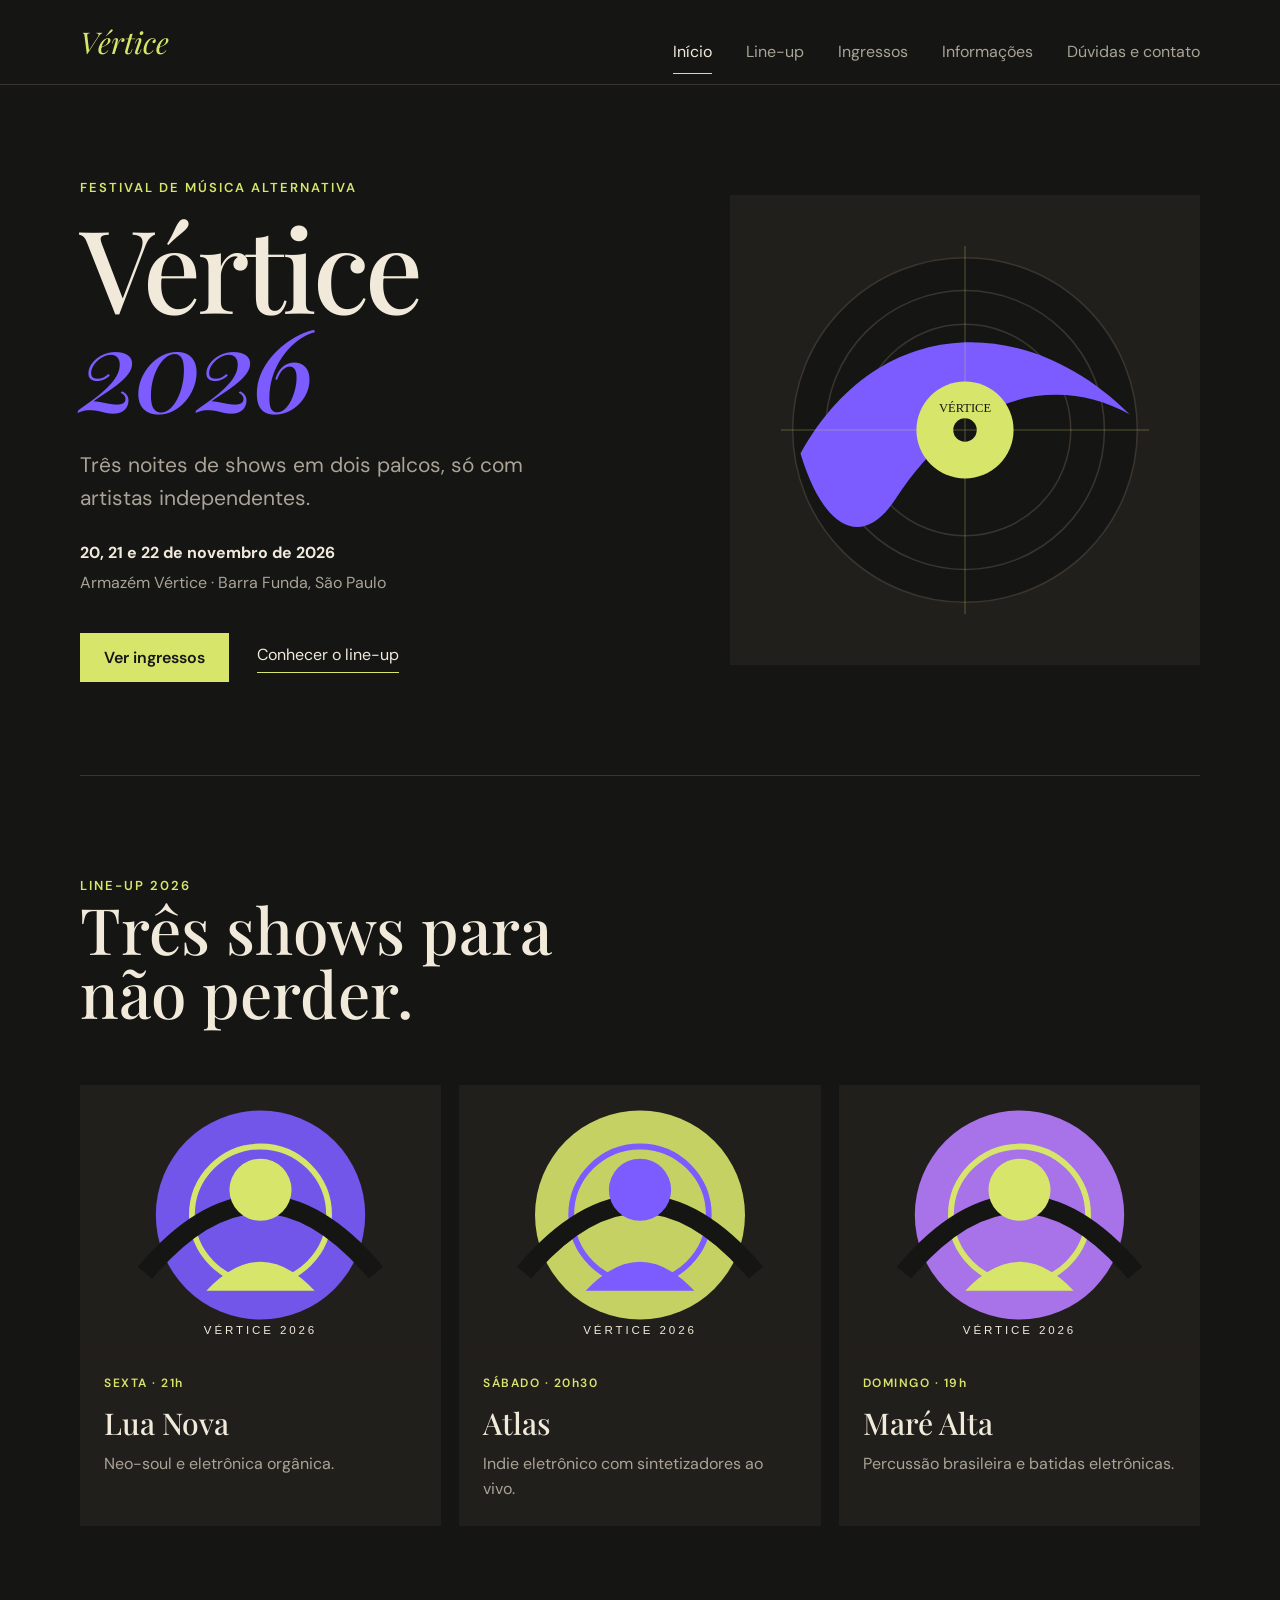
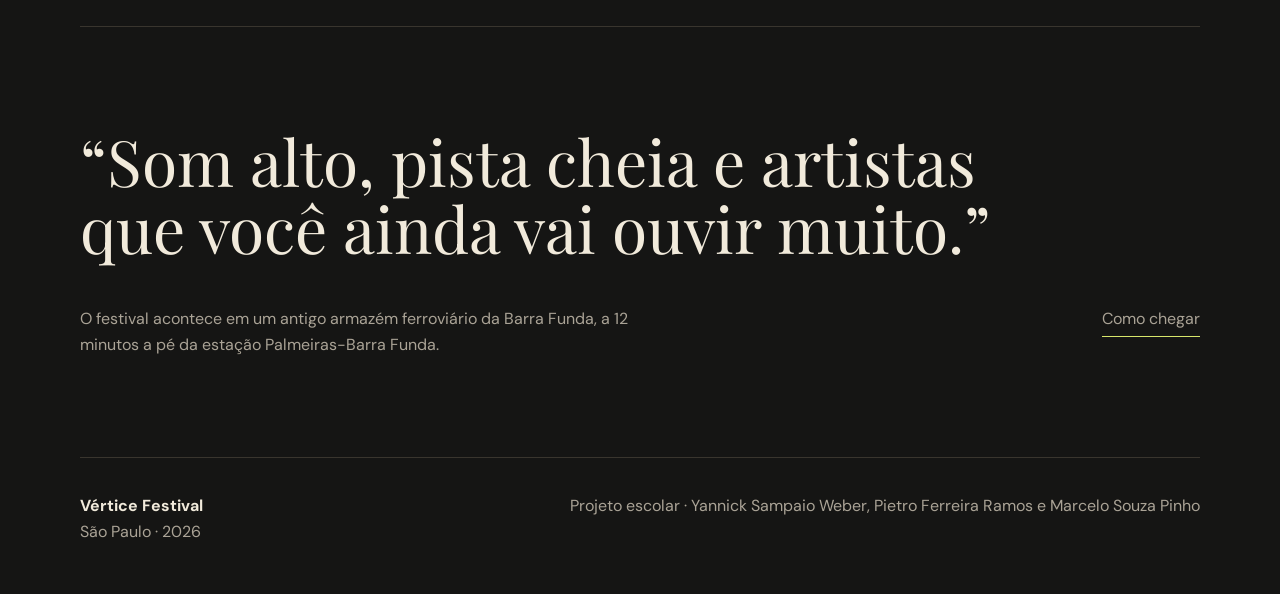
<file: index.html>
<!DOCTYPE html>
<html lang="pt-BR">
<head>
    <meta charset="UTF-8">
    <meta name="viewport" content="width=device-width, initial-scale=1.0">
    <title>Vértice Festival 2026</title>
    <link rel="stylesheet" href="style.css">
</head>
<body>
<header class="header">
    <div class="header-inner">
        <a class="logo" href="index.html">Vértice</a>
        <nav class="menu">
            <a class="active" href="index.html">Início</a>
            <a href="pages/lineup.html">Line-up</a>
            <a href="pages/ingressos.html">Ingressos</a>
            <a href="pages/informacoes.html">Informações</a>
            <a href="pages/faq.html">Dúvidas e contato</a>
        </nav>
    </div>
</header>

<main>
    <section class="hero">
        <div class="hero-content">
            <p class="eyebrow">Festival de música alternativa</p>
            <h1>Vértice<br><span>2026</span></h1>
            <p class="hero-text">Três noites de shows em dois palcos, só com artistas independentes.</p>
            <div class="event-data">
                <strong>20, 21 e 22 de novembro de 2026</strong>
                <span>Armazém Vértice · Barra Funda, São Paulo</span>
            </div>
            <div class="buttons">
                <a class="button" href="pages/ingressos.html">Ver ingressos</a>
                <a class="text-link" href="pages/lineup.html">Conhecer o line-up</a>
            </div>
        </div>
        <div class="hero-art">
            <img src="img/hero.svg" alt="Arte abstrata do Vértice Festival">
        </div>
    </section>

    <section class="featured section">
        <div class="section-heading">
            <p class="eyebrow">Line-up 2026</p>
            <h2>Três shows para<br>não perder.</h2>
        </div>
        <div class="artist-feature-grid">
            <article class="feature-card">
                <img src="img/artista-1.svg" alt="Arte de Lua Nova">
                <div>
                    <span>SEXTA · 21h</span>
                    <h3>Lua Nova</h3>
                    <p>Neo-soul e eletrônica orgânica.</p>
                </div>
            </article>
            <article class="feature-card">
                <img src="img/artista-2.svg" alt="Arte de Atlas">
                <div>
                    <span>SÁBADO · 20h30</span>
                    <h3>Atlas</h3>
                    <p>Indie eletrônico com sintetizadores ao vivo.</p>
                </div>
            </article>
            <article class="feature-card">
                <img src="img/artista-3.svg" alt="Arte de Maré Alta">
                <div>
                    <span>DOMINGO · 19h</span>
                    <h3>Maré Alta</h3>
                    <p>Percussão brasileira e batidas eletrônicas.</p>
                </div>
            </article>
        </div>
    </section>

    <section class="manifesto section">
        <p class="big-quote">“Som alto, pista cheia e artistas que você ainda vai ouvir muito.”</p>
        <div class="manifesto-grid">
            <p>O festival acontece em um antigo armazém ferroviário da Barra Funda, a 12 minutos a pé da estação Palmeiras-Barra Funda.</p>
            <a class="text-link" href="pages/informacoes.html">Como chegar</a>
        </div>
    </section>
</main>

<footer class="footer">
    <div>
        <strong>Vértice Festival</strong>
        <span>São Paulo · 2026</span>
    </div>
    <p>Projeto escolar · Yannick Sampaio Weber, Pietro Ferreira Ramos e Marcelo Souza Pinho</p>
</footer>
</body>
</html>
</file>
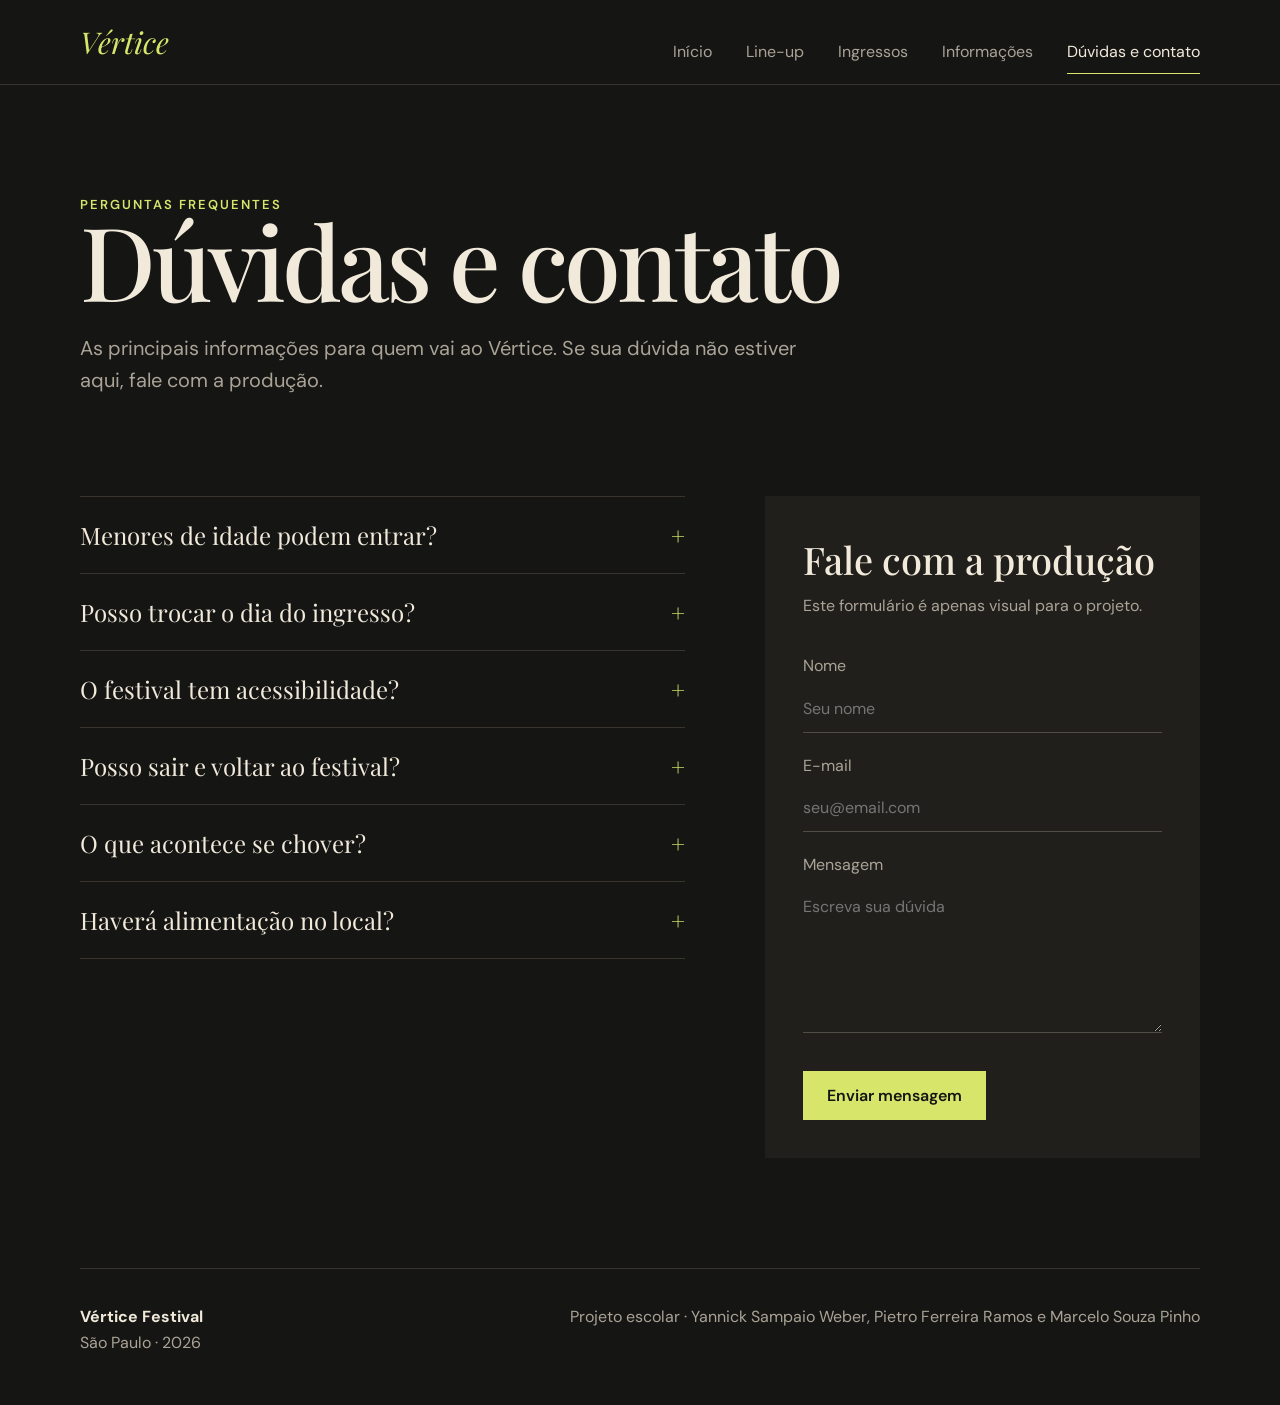
<file: pages/faq.html>
<!DOCTYPE html>
<html lang="pt-BR">
<head>
    <meta charset="UTF-8">
    <meta name="viewport" content="width=device-width, initial-scale=1.0">
    <title>Dúvidas e contato · Vértice Festival</title>
    <link rel="stylesheet" href="faq.css">
</head>
<body>
<header class="header">
    <div class="header-inner">
        <a class="logo" href="../index.html">Vértice</a>
        <nav class="menu">
            <a href="../index.html">Início</a>
            <a href="lineup.html">Line-up</a>
            <a href="ingressos.html">Ingressos</a>
            <a href="informacoes.html">Informações</a>
            <a class="active" href="faq.html">Dúvidas e contato</a>
        </nav>
    </div>
</header>

<main class="page">
    <section class="page-intro">
        <p class="eyebrow">Perguntas frequentes</p>
        <h1>Dúvidas e contato</h1>
        <p>As principais informações para quem vai ao Vértice. Se sua dúvida não estiver aqui, fale com a produção.</p>
    </section>

    <section class="faq-grid">
        <div class="questions">
            <details>
                <summary>Menores de idade podem entrar?</summary>
                <p>Sim. Menores de 16 anos devem estar acompanhados por um responsável.</p>
            </details>
            <details>
                <summary>Posso trocar o dia do ingresso?</summary>
                <p>Não. Depois da compra, o ingresso diário fica vinculado ao dia escolhido.</p>
            </details>
            <details>
                <summary>O festival tem acessibilidade?</summary>
                <p>Sim. O espaço tem rampas, banheiros adaptados e uma área reservada perto do Palco Norte.</p>
            </details>
            <details>
                <summary>Posso sair e voltar ao festival?</summary>
                <p>Sim, no mesmo dia. É só mostrar a pulseira na entrada.</p>
            </details>
            <details>
                <summary>O que acontece se chover?</summary>
                <p>O festival continua. O Galpão é coberto e, se algum horário mudar, avisamos aqui no site.</p>
            </details>
            <details>
                <summary>Haverá alimentação no local?</summary>
                <p>Sim. Vai ter food trucks e bar nos três dias, com opções vegetarianas.</p>
            </details>
        </div>

        <form class="contact-form">
            <h2>Fale com a produção</h2>
            <p>Este formulário é apenas visual para o projeto.</p>
            <label for="nome">Nome</label>
            <input id="nome" type="text" placeholder="Seu nome">
            <label for="email">E-mail</label>
            <input id="email" type="email" placeholder="seu@email.com">
            <label for="mensagem">Mensagem</label>
            <textarea id="mensagem" rows="5" placeholder="Escreva sua dúvida"></textarea>
            <button class="button" type="submit">Enviar mensagem</button>
        </form>
    </section>
</main>

<footer class="footer">
    <div><strong>Vértice Festival</strong><span>São Paulo · 2026</span></div>
    <p>Projeto escolar · Yannick Sampaio Weber, Pietro Ferreira Ramos e Marcelo Souza Pinho</p>
</footer>
</body>
</html>
</file>
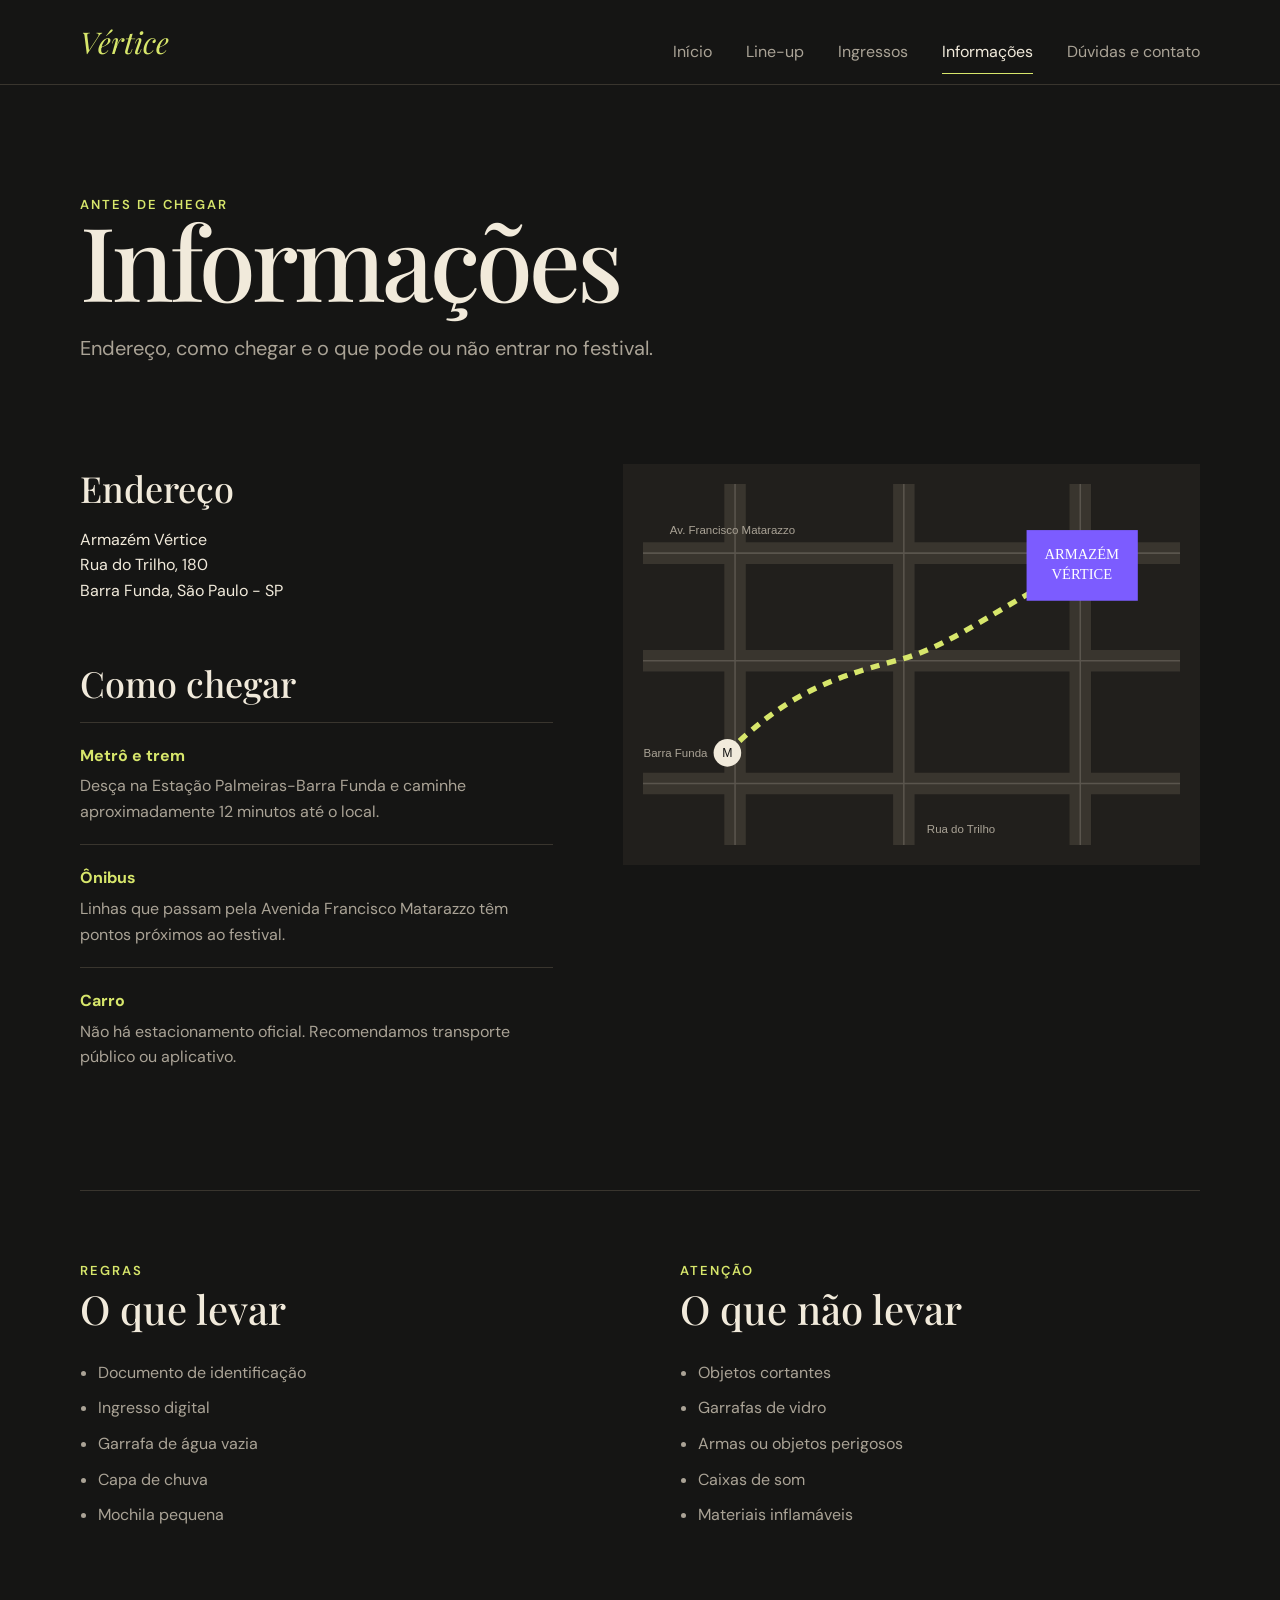
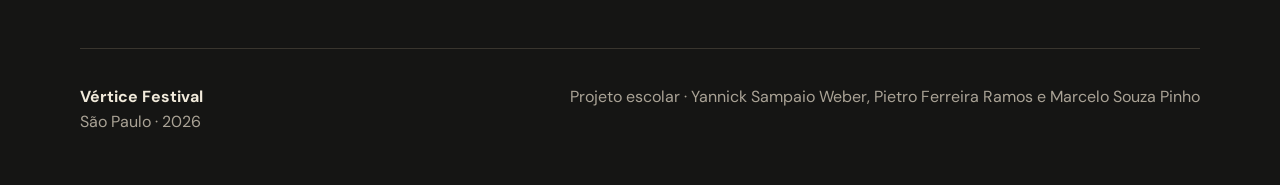
<file: pages/informacoes.html>
<!DOCTYPE html>
<html lang="pt-BR">
<head>
    <meta charset="UTF-8">
    <meta name="viewport" content="width=device-width, initial-scale=1.0">
    <title>Informações · Vértice Festival</title>
    <link rel="stylesheet" href="informacoes.css">
</head>
<body>
<header class="header">
    <div class="header-inner">
        <a class="logo" href="../index.html">Vértice</a>
        <nav class="menu">
            <a href="../index.html">Início</a>
            <a href="lineup.html">Line-up</a>
            <a href="ingressos.html">Ingressos</a>
            <a class="active" href="informacoes.html">Informações</a>
            <a href="faq.html">Dúvidas e contato</a>
        </nav>
    </div>
</header>

<main class="page">
    <section class="page-intro">
        <p class="eyebrow">Antes de chegar</p>
        <h1>Informações</h1>
        <p>Endereço, como chegar e o que pode ou não entrar no festival.</p>
    </section>

    <section class="info-grid">
        <div class="info-content">
            <h2>Endereço</h2>
            <p>Armazém Vértice<br>Rua do Trilho, 180<br>Barra Funda, São Paulo - SP</p>

            <h2>Como chegar</h2>
            <div class="transport">
                <strong>Metrô e trem</strong>
                <p>Desça na Estação Palmeiras-Barra Funda e caminhe aproximadamente 12 minutos até o local.</p>
            </div>
            <div class="transport">
                <strong>Ônibus</strong>
                <p>Linhas que passam pela Avenida Francisco Matarazzo têm pontos próximos ao festival.</p>
            </div>
            <div class="transport">
                <strong>Carro</strong>
                <p>Não há estacionamento oficial. Recomendamos transporte público ou aplicativo.</p>
            </div>
        </div>
        <div class="map-box">
            <img src="../img/mapa.svg" alt="Mapa ilustrado da região do Armazém Vértice">
        </div>
    </section>

    <section class="rules">
        <div>
            <p class="eyebrow">Regras</p>
            <h2>O que levar</h2>
            <ul>
                <li>Documento de identificação</li>
                <li>Ingresso digital</li>
                <li>Garrafa de água vazia</li>
                <li>Capa de chuva</li>
                <li>Mochila pequena</li>
            </ul>
        </div>
        <div>
            <p class="eyebrow">Atenção</p>
            <h2>O que não levar</h2>
            <ul>
                <li>Objetos cortantes</li>
                <li>Garrafas de vidro</li>
                <li>Armas ou objetos perigosos</li>
                <li>Caixas de som</li>
                <li>Materiais inflamáveis</li>
            </ul>
        </div>
    </section>
</main>

<footer class="footer">
    <div><strong>Vértice Festival</strong><span>São Paulo · 2026</span></div>
    <p>Projeto escolar · Yannick Sampaio Weber, Pietro Ferreira Ramos e Marcelo Souza Pinho</p>
</footer>
</body>
</html>
</file>
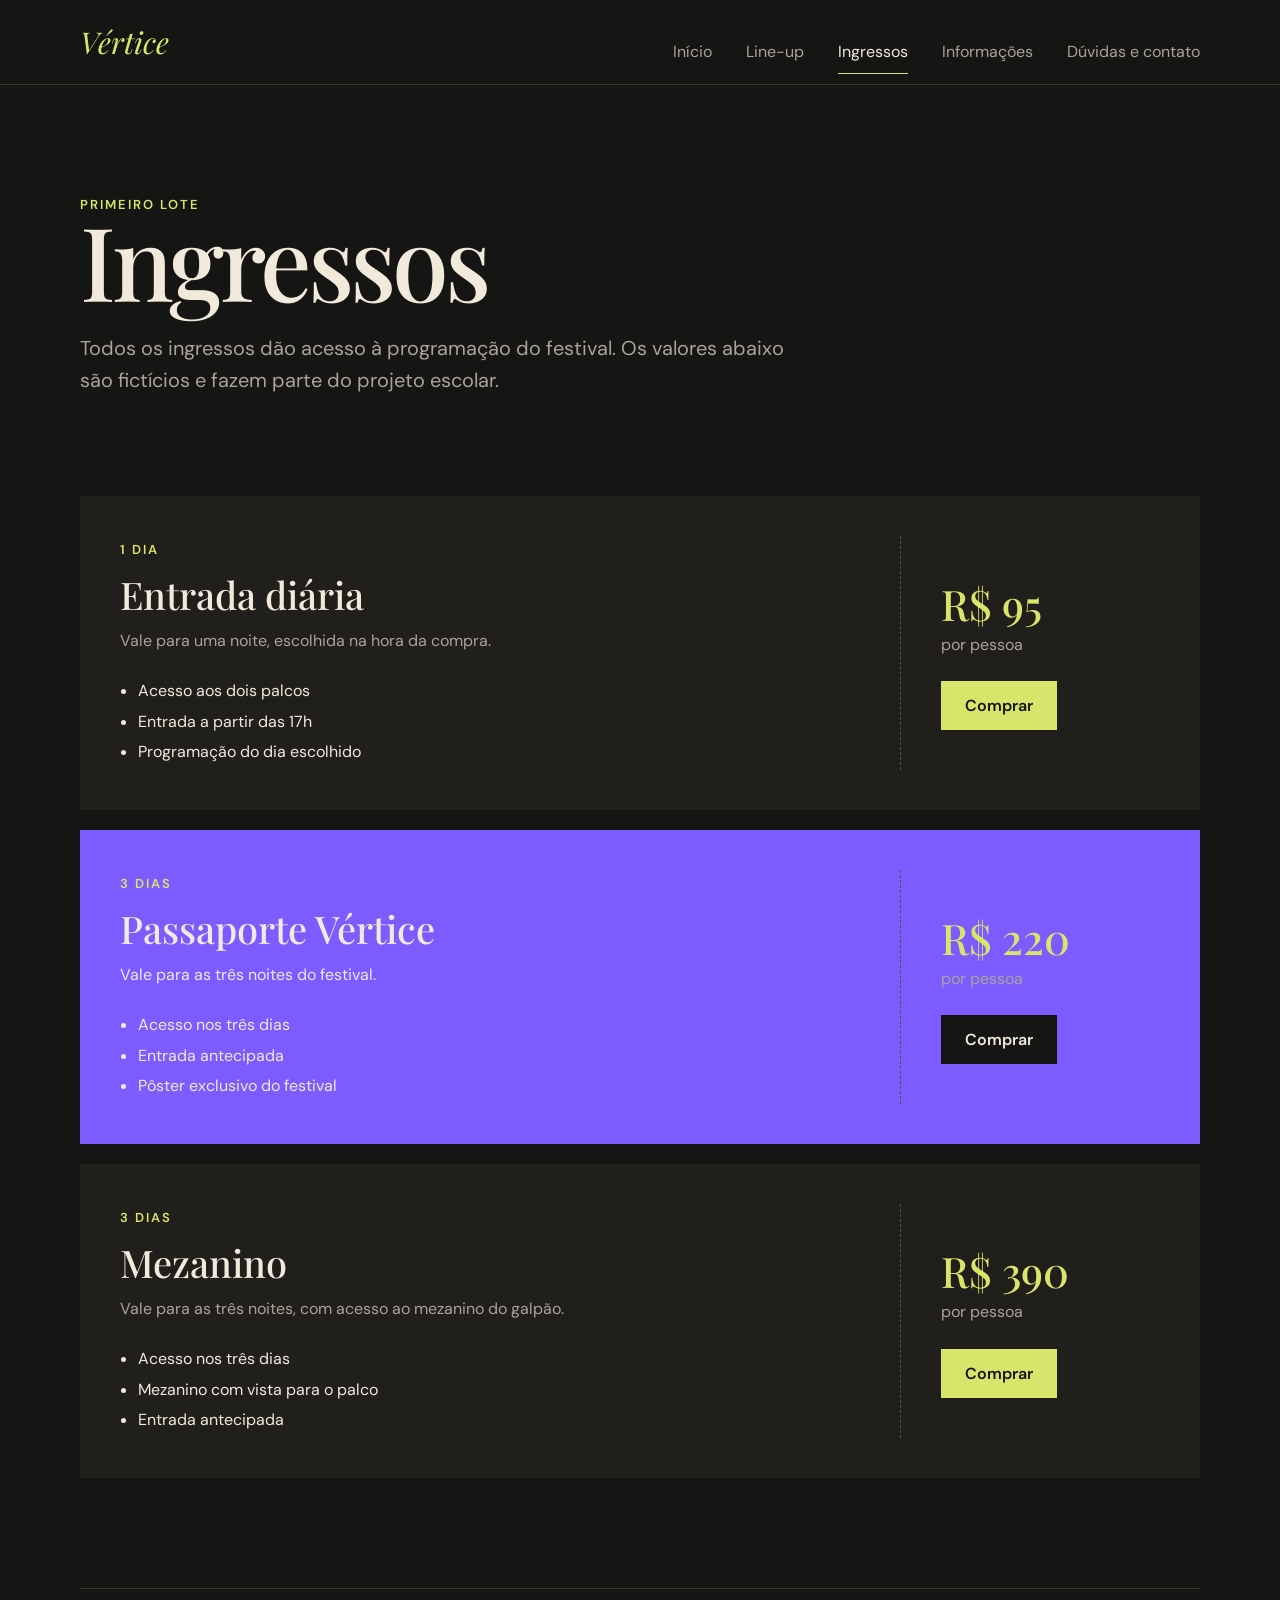
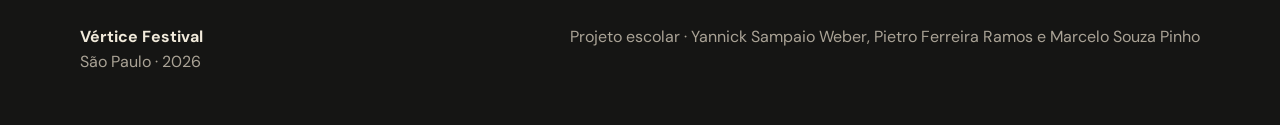
<file: pages/ingressos.html>
<!DOCTYPE html>
<html lang="pt-BR">
<head>
    <meta charset="UTF-8">
    <meta name="viewport" content="width=device-width, initial-scale=1.0">
    <title>Ingressos · Vértice Festival</title>
    <link rel="stylesheet" href="ingressos.css">
</head>
<body>
<header class="header">
    <div class="header-inner">
        <a class="logo" href="../index.html">Vértice</a>
        <nav class="menu">
            <a href="../index.html">Início</a>
            <a href="lineup.html">Line-up</a>
            <a class="active" href="ingressos.html">Ingressos</a>
            <a href="informacoes.html">Informações</a>
            <a href="faq.html">Dúvidas e contato</a>
        </nav>
    </div>
</header>

<main class="page">
    <section class="page-intro">
        <p class="eyebrow">Primeiro lote</p>
        <h1>Ingressos</h1>
        <p>Todos os ingressos dão acesso à programação do festival. Os valores abaixo são fictícios e fazem parte do projeto escolar.</p>
    </section>

    <section class="ticket-list">
        <article class="ticket">
            <div>
                <span class="ticket-label">1 dia</span>
                <h2>Entrada diária</h2>
                <p>Vale para uma noite, escolhida na hora da compra.</p>
                <ul>
                    <li>Acesso aos dois palcos</li>
                    <li>Entrada a partir das 17h</li>
                    <li>Programação do dia escolhido</li>
                </ul>
            </div>
            <div class="ticket-price"><strong>R$ 95</strong><span>por pessoa</span><a class="button" href="#">Comprar</a></div>
        </article>

        <article class="ticket featured-ticket">
            <div>
                <span class="ticket-label">3 dias</span>
                <h2>Passaporte Vértice</h2>
                <p>Vale para as três noites do festival.</p>
                <ul>
                    <li>Acesso nos três dias</li>
                    <li>Entrada antecipada</li>
                    <li>Pôster exclusivo do festival</li>
                </ul>
            </div>
            <div class="ticket-price"><strong>R$ 220</strong><span>por pessoa</span><a class="button dark-button" href="#">Comprar</a></div>
        </article>

        <article class="ticket">
            <div>
                <span class="ticket-label">3 dias</span>
                <h2>Mezanino</h2>
                <p>Vale para as três noites, com acesso ao mezanino do galpão.</p>
                <ul>
                    <li>Acesso nos três dias</li>
                    <li>Mezanino com vista para o palco</li>
                    <li>Entrada antecipada</li>
                </ul>
            </div>
            <div class="ticket-price"><strong>R$ 390</strong><span>por pessoa</span><a class="button" href="#">Comprar</a></div>
        </article>
    </section>
</main>

<footer class="footer">
    <div><strong>Vértice Festival</strong><span>São Paulo · 2026</span></div>
    <p>Projeto escolar · Yannick Sampaio Weber, Pietro Ferreira Ramos e Marcelo Souza Pinho</p>
</footer>
</body>
</html>
</file>
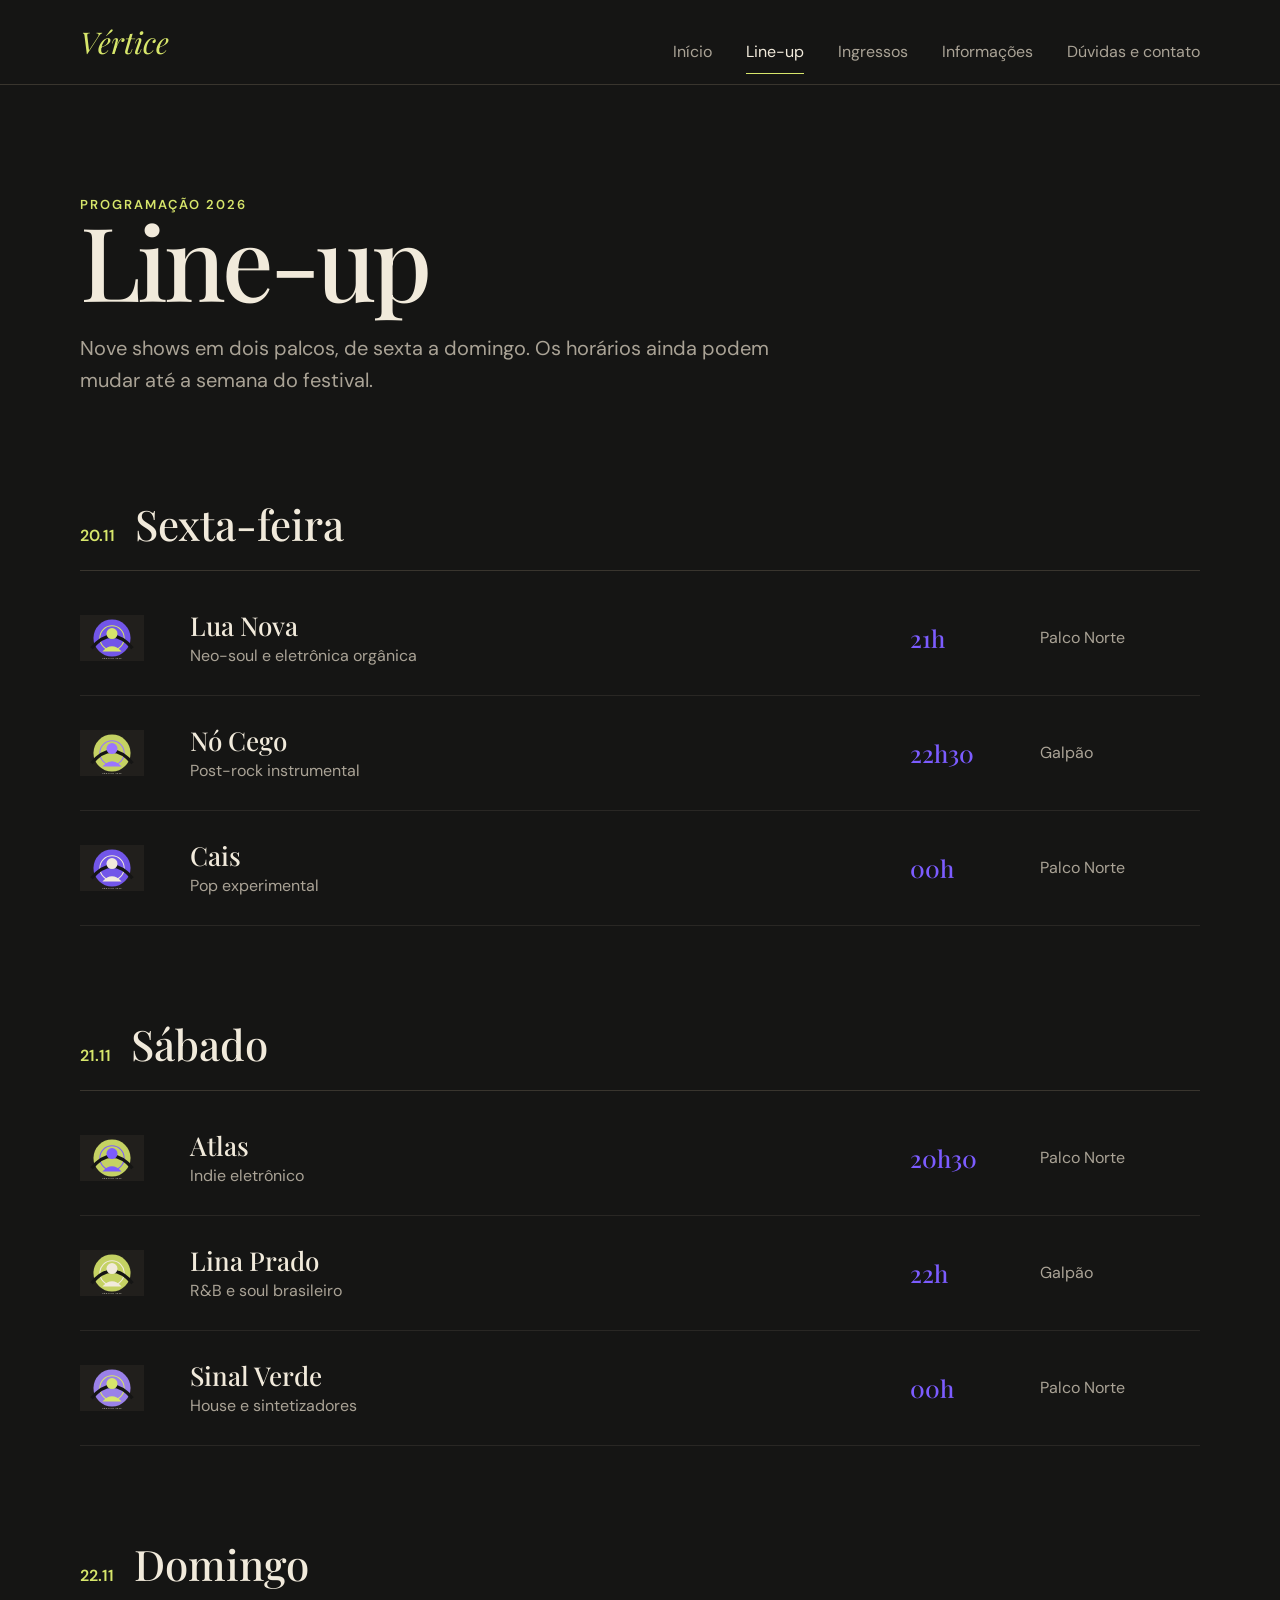
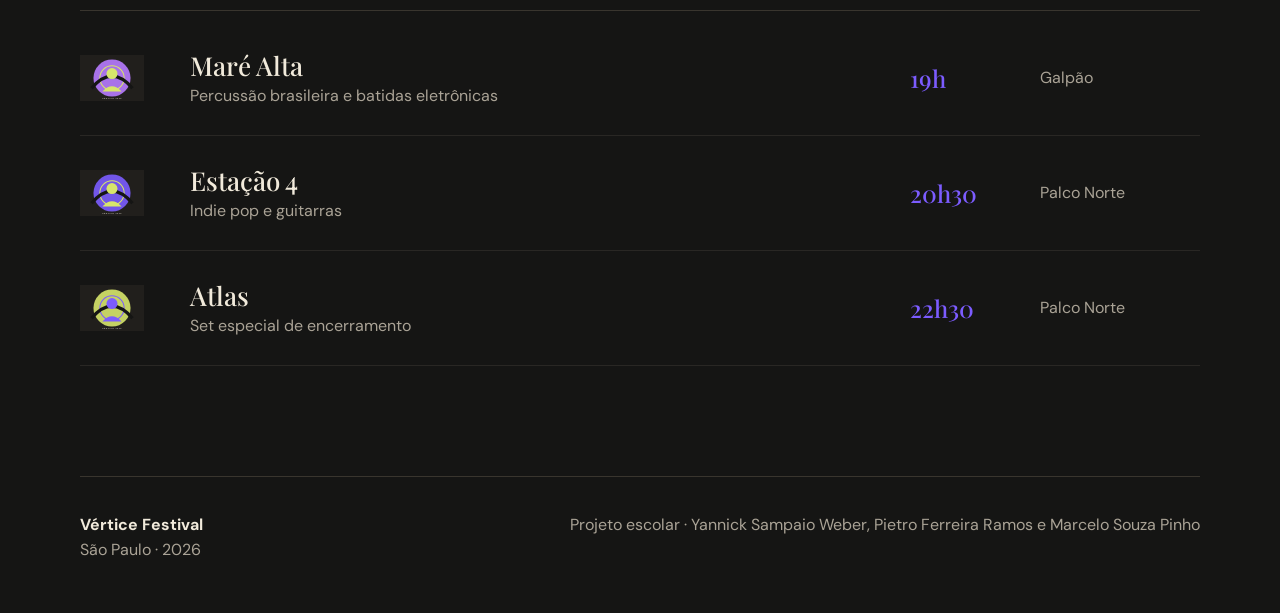
<file: pages/lineup.html>
<!DOCTYPE html>
<html lang="pt-BR">
<head>
    <meta charset="UTF-8">
    <meta name="viewport" content="width=device-width, initial-scale=1.0">
    <title>Line-up · Vértice Festival</title>
    <link rel="stylesheet" href="lineup.css">
</head>
<body>
<header class="header">
    <div class="header-inner">
        <a class="logo" href="../index.html">Vértice</a>
        <nav class="menu">
            <a href="../index.html">Início</a>
            <a class="active" href="lineup.html">Line-up</a>
            <a href="ingressos.html">Ingressos</a>
            <a href="informacoes.html">Informações</a>
            <a href="faq.html">Dúvidas e contato</a>
        </nav>
    </div>
</header>

<main class="page">
    <section class="page-intro">
        <p class="eyebrow">Programação 2026</p>
        <h1>Line-up</h1>
        <p>Nove shows em dois palcos, de sexta a domingo. Os horários ainda podem mudar até a semana do festival.</p>
    </section>

    <section class="schedule">
        <div class="day">
            <div class="day-title">
                <p>20.11</p>
                <h2>Sexta-feira</h2>
            </div>
            <div class="artist-row">
                <img src="../img/artista-1.svg" alt="Lua Nova">
                <div class="artist-name"><h3>Lua Nova</h3><span>Neo-soul e eletrônica orgânica</span></div>
                <strong>21h</strong><span>Palco Norte</span>
            </div>
            <div class="artist-row">
                <img src="../img/artista-4.svg" alt="Nó Cego">
                <div class="artist-name"><h3>Nó Cego</h3><span>Post-rock instrumental</span></div>
                <strong>22h30</strong><span>Galpão</span>
            </div>
            <div class="artist-row">
                <img src="../img/artista-5.svg" alt="Cais">
                <div class="artist-name"><h3>Cais</h3><span>Pop experimental</span></div>
                <strong>00h</strong><span>Palco Norte</span>
            </div>
        </div>

        <div class="day">
            <div class="day-title">
                <p>21.11</p>
                <h2>Sábado</h2>
            </div>
            <div class="artist-row">
                <img src="../img/artista-2.svg" alt="Atlas">
                <div class="artist-name"><h3>Atlas</h3><span>Indie eletrônico</span></div>
                <strong>20h30</strong><span>Palco Norte</span>
            </div>
            <div class="artist-row">
                <img src="../img/artista-6.svg" alt="Lina Prado">
                <div class="artist-name"><h3>Lina Prado</h3><span>R&amp;B e soul brasileiro</span></div>
                <strong>22h</strong><span>Galpão</span>
            </div>
            <div class="artist-row">
                <img src="../img/artista-7.svg" alt="Sinal Verde">
                <div class="artist-name"><h3>Sinal Verde</h3><span>House e sintetizadores</span></div>
                <strong>00h</strong><span>Palco Norte</span>
            </div>
        </div>

        <div class="day">
            <div class="day-title">
                <p>22.11</p>
                <h2>Domingo</h2>
            </div>
            <div class="artist-row">
                <img src="../img/artista-3.svg" alt="Maré Alta">
                <div class="artist-name"><h3>Maré Alta</h3><span>Percussão brasileira e batidas eletrônicas</span></div>
                <strong>19h</strong><span>Galpão</span>
            </div>
            <div class="artist-row">
                <img src="../img/artista-8.svg" alt="Estação 4">
                <div class="artist-name"><h3>Estação 4</h3><span>Indie pop e guitarras</span></div>
                <strong>20h30</strong><span>Palco Norte</span>
            </div>
            <div class="artist-row">
                <img src="../img/artista-2.svg" alt="Atlas">
                <div class="artist-name"><h3>Atlas</h3><span>Set especial de encerramento</span></div>
                <strong>22h30</strong><span>Palco Norte</span>
            </div>
        </div>
    </section>
</main>

<footer class="footer">
    <div><strong>Vértice Festival</strong><span>São Paulo · 2026</span></div>
    <p>Projeto escolar · Yannick Sampaio Weber, Pietro Ferreira Ramos e Marcelo Souza Pinho</p>
</footer>
</body>
</html>
</file>
<file: style.css>
@import url('https://fonts.googleapis.com/css2?family=DM+Sans:wght@400;500;600&family=Playfair+Display:ital,wght@0,500;0,600;1,500&display=swap');

:root {
    --black: #151514;
    --panel: #211f1c;
    --cream: #f1eadb;
    --muted: #aaa396;
    --line: #39352e;
    --violet: #7c5cff;
    --lime: #d7e66b;
}

* {
    box-sizing: border-box;
    margin: 0;
    padding: 0;
}

body {
    background: var(--black);
    color: var(--cream);
    font: 16px/1.6 "DM Sans", sans-serif;
}

a {
    color: inherit;
    text-decoration: none;
}

img {
    display: block;
    max-width: 100%;
}

/* Cabeçalho */

.header {
    border-bottom: 1px solid var(--line);
}

.header-inner,
.hero,
.section,
.page,
.footer {
    width: min(1120px, calc(100% - 48px));
    margin: auto;
}

.header-inner {
    min-height: 84px;
    display: flex;
    align-items: center;
    justify-content: space-between;
    gap: 40px;
}

.logo {
    color: var(--lime);
    font: italic 30px "Playfair Display", serif;
}

.menu {
    display: flex;
    gap: 34px;
    align-items: center;
}

.menu a {
    color: var(--muted);
    padding: 29px 0 8px;
    border-bottom: 1px solid transparent;
}

.menu a:hover,
.menu .active {
    color: var(--cream);
    border-color: var(--lime);
}

/* Elementos usados em várias páginas */

.eyebrow,
.ticket-label {
    color: var(--lime);
    font-size: 13px;
    font-weight: 600;
    letter-spacing: 2px;
    text-transform: uppercase;
}

.button {
    display: inline-block;
    border: 0;
    background: var(--lime);
    color: var(--black);
    padding: 14px 24px;
    font: 600 16px "DM Sans", sans-serif;
    cursor: pointer;
}

.button:hover {
    opacity: .85;
}

.text-link {
    border-bottom: 1px solid var(--lime);
    padding-bottom: 4px;
}

/* Página inicial */

.hero {
    min-height: 690px;
    display: grid;
    grid-template-columns: 1fr .9fr;
    align-items: center;
    gap: 60px;
}

.hero-content {
    padding: 70px 0;
}

.hero .eyebrow {
    margin-bottom: 18px;
}

.hero h1,
.page-intro h1 {
    font: 500 clamp(72px, 9vw, 128px)/.86 "Playfair Display", serif;
    letter-spacing: -4px;
}

.hero h1 span {
    color: var(--violet);
    font-style: italic;
}

.hero-text {
    max-width: 520px;
    margin: 34px 0 24px;
    color: var(--muted);
    font-size: 21px;
}

.event-data {
    display: flex;
    flex-direction: column;
    gap: 4px;
    color: var(--muted);
}

.event-data strong {
    color: var(--cream);
}

.buttons {
    display: flex;
    align-items: center;
    gap: 28px;
    margin-top: 38px;
}

/* O quadrado de fundo é o próprio .hero-art e fica parado.
   Só a imagem do disco (img) gira. */
.hero-art {
    justify-self: end;
    width: min(470px, 100%);
    background: var(--panel);
    overflow: hidden;
}

.hero-art img {
    animation: spin 18s linear infinite;
}

@keyframes spin {
    to {
        transform: rotate(360deg);
    }
}

.section {
    padding: 100px 0;
    border-top: 1px solid var(--line);
}

.section-heading h2 {
    font: 500 clamp(42px, 5vw, 68px)/1 "Playfair Display", serif;
}

.artist-feature-grid {
    display: grid;
    grid-template-columns: repeat(3, 1fr);
    gap: 18px;
    margin-top: 60px;
}

.feature-card {
    background: var(--panel);
}

.feature-card img {
    width: 100%;
    aspect-ratio: 1/.72;
    object-fit: cover;
}

.feature-card div {
    padding: 24px;
}

.feature-card span {
    color: var(--lime);
    font-size: 12px;
    font-weight: 600;
    letter-spacing: 1.5px;
}

.feature-card h3 {
    font: 500 30px "Playfair Display", serif;
    margin: 8px 0;
}

.feature-card p,
.manifesto-grid {
    color: var(--muted);
}

.big-quote {
    max-width: 950px;
    font: clamp(38px, 5vw, 70px)/1.05 "Playfair Display", serif;
}

.manifesto-grid {
    display: grid;
    grid-template-columns: 1fr auto;
    align-items: start;
    gap: 50px;
    margin-top: 45px;
}

.manifesto-grid p {
    max-width: 600px;
}

/* Páginas internas */

.page {
    padding: 110px 0;
}

.page-intro {
    max-width: 800px;
    margin-bottom: 100px;
}

.page-intro h1 {
    font-size: clamp(66px, 8vw, 110px);
}

.page-intro > p:last-child {
    max-width: 720px;
    margin-top: 28px;
    color: var(--muted);
    font-size: 20px;
}

/* Rodapé */

.footer {
    border-top: 1px solid var(--line);
    padding: 35px 0 50px;
    display: flex;
    justify-content: space-between;
    gap: 30px;
    color: var(--muted);
}

.footer div {
    display: flex;
    flex-direction: column;
}

.footer strong {
    color: var(--cream);
}

/* Tablet e celular */

@media (max-width: 850px) {
    .header-inner {
        flex-direction: column;
        align-items: flex-start;
        padding: 22px 0;
    }

    .menu {
        width: 100%;
        gap: 18px;
        overflow-x: auto;
        padding-bottom: 5px;
    }

    .menu a {
        padding: 5px 0;
        white-space: nowrap;
    }

    .hero {
        grid-template-columns: 1fr;
        padding: 60px 0;
    }

    .hero-art {
        justify-self: start;
        max-width: 480px;
    }

    .artist-feature-grid {
        grid-template-columns: 1fr;
    }

    .footer {
        flex-direction: column;
    }
}

@media (max-width: 560px) {
    .header-inner,
    .hero,
    .section,
    .page,
    .footer {
        width: min(100% - 30px, 1120px);
    }

    .hero h1,
    .page-intro h1 {
        letter-spacing: -2px;
    }

    .hero-text {
        font-size: 18px;
    }

    .buttons {
        align-items: flex-start;
        flex-direction: column;
    }

    .page {
        padding: 75px 0;
    }

    .page-intro {
        margin-bottom: 65px;
    }
}
</file>
<file: pages/faq.css>
@import url('../style.css');

.faq-grid {
    display: grid;
    grid-template-columns: 1fr .72fr;
    gap: 80px;
    align-items: start;
}

/* Perguntas */

.questions details {
    border-top: 1px solid var(--line);
    padding: 22px 0;
}

.questions details:last-child {
    border-bottom: 1px solid var(--line);
}

.questions summary {
    cursor: pointer;
    list-style: none;
    font: 24px "Playfair Display", serif;
}

.questions summary::-webkit-details-marker {
    display: none;
}

.questions summary::after {
    content: '+';
    float: right;
    color: var(--lime);
}

.questions details[open] summary::after {
    content: '−';
}

.questions details p {
    color: var(--muted);
    margin-top: 15px;
    max-width: 620px;
}

/* Formulário */

.contact-form {
    background: var(--panel);
    padding: 38px;
}

.contact-form h2 {
    font: 500 38px "Playfair Display", serif;
}

.contact-form > p {
    color: var(--muted);
    margin: 8px 0 35px;
}

.contact-form label {
    display: block;
    color: var(--muted);
    margin: 20px 0 7px;
}

.contact-form input,
.contact-form textarea {
    width: 100%;
    border: 0;
    border-bottom: 1px solid #514c43;
    background: transparent;
    color: var(--cream);
    padding: 10px 0;
    font: inherit;
    outline: 0;
}

.contact-form textarea {
    resize: vertical;
}

.contact-form input:focus,
.contact-form textarea:focus {
    border-color: var(--lime);
}

.contact-form .button {
    margin-top: 30px;
}

@media (max-width: 850px) {
    .faq-grid {
        grid-template-columns: 1fr;
    }
}
</file>
<file: pages/informacoes.css>
@import url('../style.css');

.info-grid {
    display: grid;
    grid-template-columns: .9fr 1.1fr;
    gap: 70px;
    align-items: start;
}

.info-content h2 {
    font: 500 36px "Playfair Display", serif;
    margin-bottom: 15px;
}

.info-content > h2:not(:first-child) {
    margin-top: 55px;
}

.transport {
    padding: 20px 0;
    border-top: 1px solid var(--line);
}

.transport strong {
    color: var(--lime);
}

.transport p {
    color: var(--muted);
    margin-top: 5px;
}

.map-box {
    background: var(--panel);
    padding: 20px;
}

.map-box img {
    width: 100%;
}

/* O que levar / o que não levar */

.rules {
    display: grid;
    grid-template-columns: 1fr 1fr;
    gap: 80px;
    margin-top: 100px;
    border-top: 1px solid var(--line);
    padding-top: 70px;
}

.rules h2 {
    font: 500 40px "Playfair Display", serif;
    margin-bottom: 25px;
}

.rules ul {
    margin-left: 18px;
    color: var(--muted);
}

.rules li {
    margin: 10px 0;
}

@media (max-width: 850px) {
    .info-grid,
    .rules {
        grid-template-columns: 1fr;
    }
}
</file>
<file: pages/ingressos.css>
@import url('../style.css');

.ticket-list {
    display: flex;
    flex-direction: column;
    gap: 20px;
}

.ticket {
    display: grid;
    grid-template-columns: 1fr 260px;
    background: var(--panel);
    padding: 40px;
}

.ticket h2 {
    font: 500 38px "Playfair Display", serif;
    margin: 8px 0;
}

.ticket p {
    color: var(--muted);
    max-width: 620px;
}

.ticket ul {
    margin: 24px 0 0 18px;
}

.ticket li {
    margin: 5px 0;
}

/* Ingresso em destaque (roxo) */

.featured-ticket {
    background: var(--violet);
}

.featured-ticket .ticket-label {
    color: var(--lime);
}

.featured-ticket p {
    color: #eee8ff;
}

/* Coluna do preço */

.ticket-price {
    border-left: 1px dashed #55504a;
    padding-left: 40px;
    display: flex;
    flex-direction: column;
    justify-content: center;
    align-items: flex-start;
}

.ticket-price strong {
    color: var(--lime);
    font: 500 42px "Playfair Display", serif;
}

.ticket-price span {
    color: var(--muted);
    margin-bottom: 24px;
}

.dark-button {
    background: var(--black);
    color: var(--cream);
}

@media (max-width: 850px) {
    .ticket {
        grid-template-columns: 1fr;
        gap: 35px;
    }

    .ticket-price {
        border: 0;
        border-top: 1px dashed #55504a;
        padding: 25px 0 0;
    }
}

@media (max-width: 560px) {
    .ticket {
        padding: 25px;
    }
}
</file>
<file: pages/lineup.css>
@import url('../style.css');

.schedule {
    display: flex;
    flex-direction: column;
    gap: 90px;
}

.day-title {
    display: flex;
    align-items: baseline;
    gap: 20px;
    border-bottom: 1px solid var(--line);
    padding-bottom: 18px;
    margin-bottom: 10px;
}

.day-title p {
    color: var(--lime);
    font-weight: 600;
}

.day-title h2 {
    font: 500 42px "Playfair Display", serif;
}

/* Linha de cada artista: foto, nome, horário e palco */

.artist-row {
    min-height: 115px;
    display: grid;
    grid-template-columns: 80px 1fr 100px 160px;
    align-items: center;
    gap: 30px;
    border-bottom: 1px solid #292724;
}

.artist-row img {
    width: 64px;
    height: 64px;
}

.artist-name h3 {
    font: 500 26px "Playfair Display", serif;
}

.artist-name span,
.artist-row > span {
    color: var(--muted);
}

.artist-row > strong {
    color: var(--violet);
    font: 500 24px "Playfair Display", serif;
}

@media (max-width: 850px) {
    .artist-row {
        grid-template-columns: 64px 1fr 80px;
        gap: 15px;
        padding: 18px 0;
    }

    .artist-row > span {
        grid-column: 2/4;
        margin-top: -12px;
    }
}

@media (max-width: 560px) {
    .day-title {
        flex-direction: column;
        gap: 4px;
    }

    .artist-row {
        grid-template-columns: 56px 1fr;
    }

    .artist-row > strong,
    .artist-row > span {
        grid-column: 2;
    }

    .artist-row > strong {
        margin-top: -8px;
    }

    .artist-row > span {
        margin-top: -18px;
    }
}
</file>
